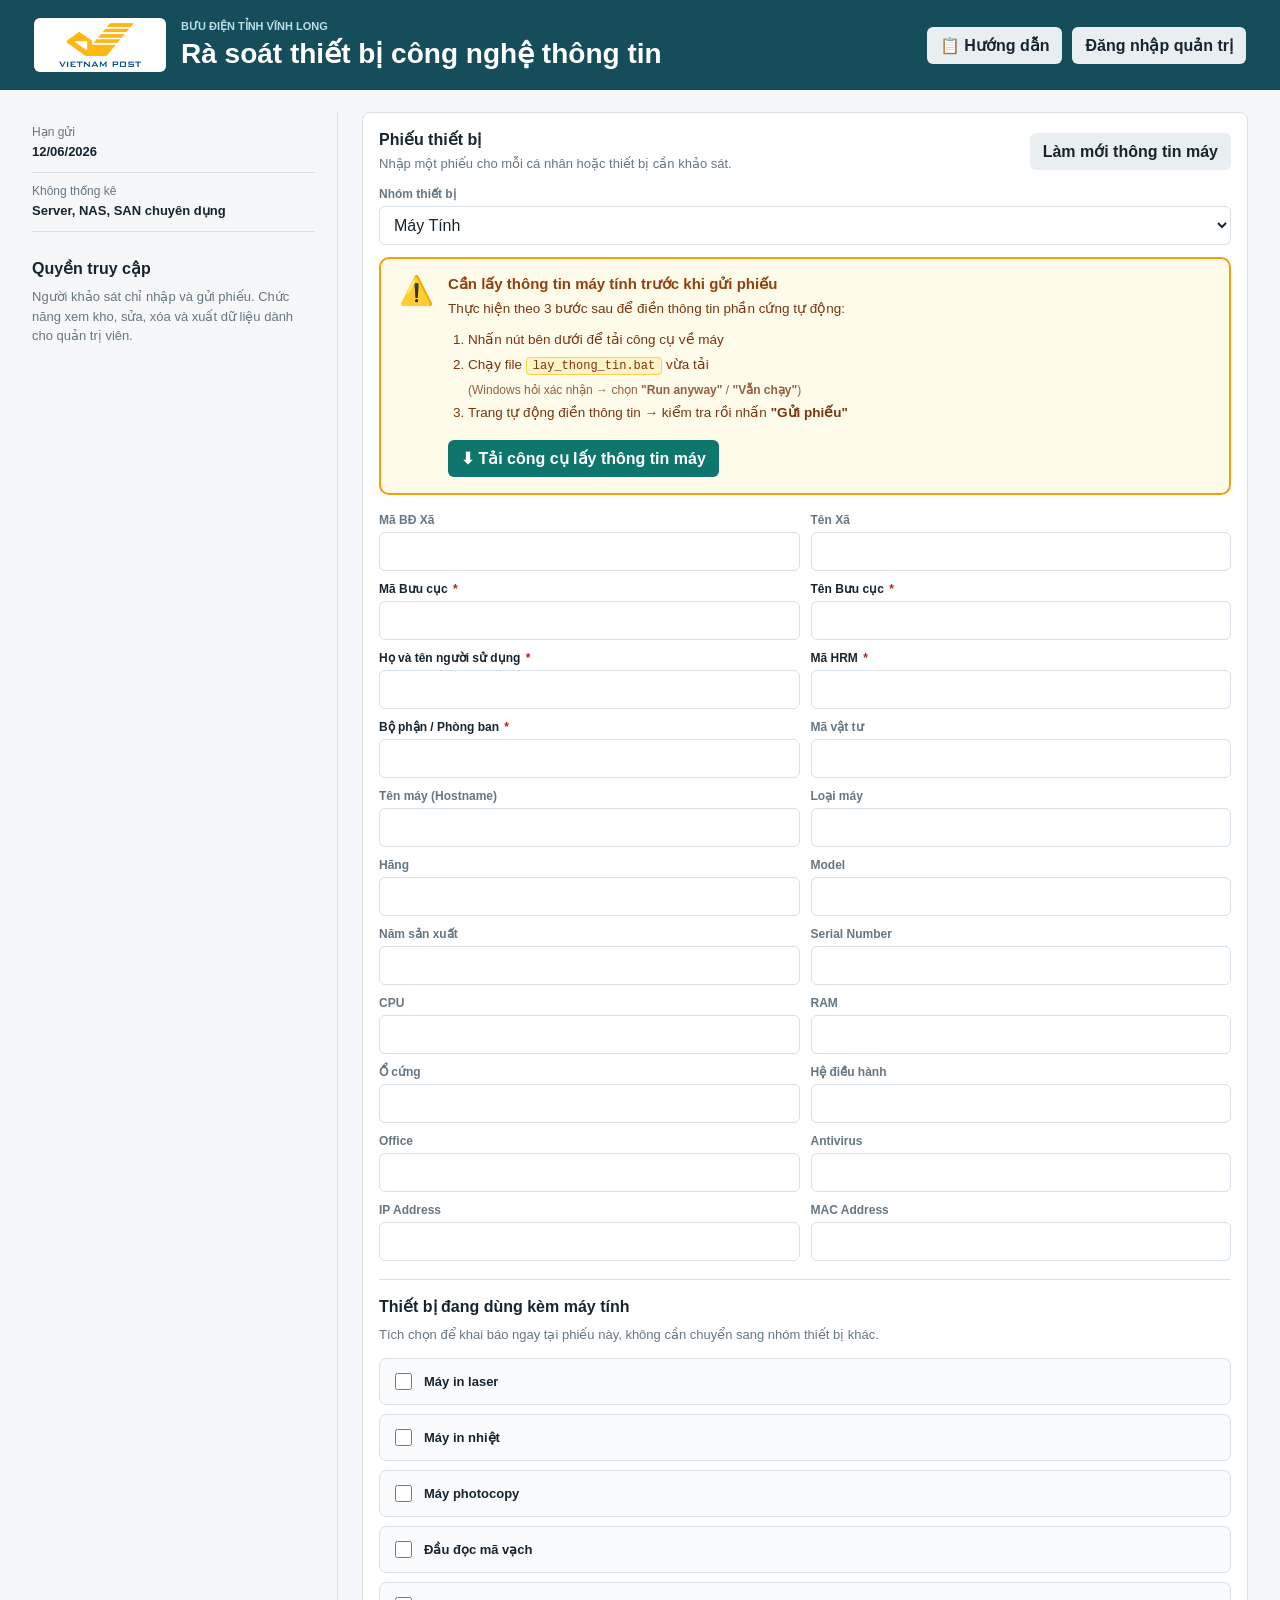
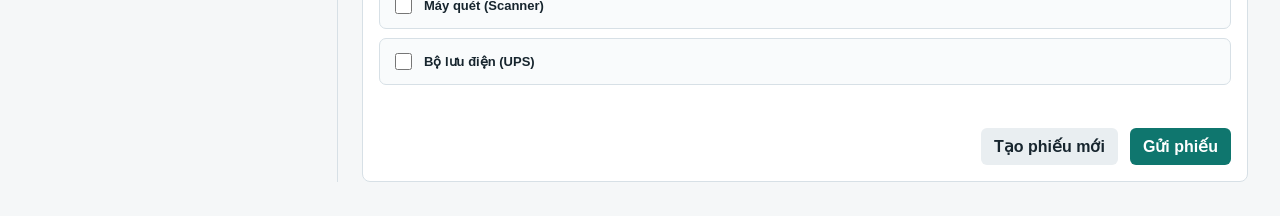
<file: static/index.html>
<!doctype html>
<html lang="vi">
  <head>
    <meta charset="utf-8" />
    <meta name="viewport" content="width=device-width, initial-scale=1" />
    <title>Bưu điện tỉnh Vĩnh Long – Rà soát thiết bị CNTT</title>
    <meta name="description" content="Công cụ rà soát thiết bị CNTT – Bưu điện tỉnh Hà Tĩnh. Nhập phiếu khảo sát máy tính, máy in, thiết bị mạng và các thiết bị CNTT khác." />
    <link rel="stylesheet" href="styles.css" />
    <!-- SheetJS để đọc/ghi Excel phía trình duyệt -->
    <script src="https://cdn.sheetjs.com/xlsx-0.20.3/package/dist/xlsx.full.min.js"></script>
  </head>
  <body>
    <header class="topbar">
      <div class="brand">
        <img src="vnpost-logo.png" alt="Vietnam Post" class="brand-logo" />
        <div>
          <p class="eyebrow">BƯU ĐIỆN TỈNH VĨNH LONG</p>
          <h1>Rà soát thiết bị công nghệ thông tin</h1>
        </div>
      </div>
      <div class="top-actions">
        <a href="huong_dan.html" target="_blank" class="ghost" style="padding:9px 13px;border-radius:6px;font-weight:650;text-decoration:none;background:#e9eef1;color:#17252e">📋 Hướng dẫn</a>
        <button id="btn-admin-login" class="ghost">Đăng nhập quản trị</button>
        <button id="btn-admin-logout" class="ghost is-hidden">Đăng xuất</button>
        <button id="btn-export-json" class="ghost admin-only is-hidden">Xuất JSON</button>
        <button id="btn-export-excel" class="primary admin-only is-hidden">Xuất Excel mẫu</button>
      </div>
    </header>

    <main class="layout">
      <aside class="rail">
        <section>
          <h2></h2>
          <dl class="facts">
            <div><dt>Hạn gửi</dt><dd>12/06/2026</dd></div>
            <div><dt>Không thống kê</dt><dd>Server, NAS, SAN chuyên dụng</dd></div>
         
          </dl>
        </section>
        <section class="admin-only is-hidden">
          <h2>Nhập từ Excel đã điền</h2>
          <label class="drop" for="excel-file">
            <span id="file-name">Chọn file .xlsx</span>
            <small>Đọc các sheet đúng biểu mẫu rà soát</small>
          </label>
          <input id="excel-file" type="file" accept=".xlsx" hidden />
          <button id="btn-import" class="primary block" disabled>Nhập vào kho</button>
          <p id="import-status" class="status"></p>
        </section>
        <section class="admin-only is-hidden">
          <h2>Lọc nhanh</h2>
          <input id="search" class="input" placeholder="Tìm bưu cục, serial, hostname..." />
          <select id="category-filter" class="input"></select>
          <button id="btn-reset" class="danger block">Xóa dữ liệu đang lưu</button>
        </section>
        <section class="access-note">
          <h2>Quyền truy cập</h2>
          <p>Người khảo sát chỉ nhập và gửi phiếu. Chức năng xem kho, sửa, xóa và xuất dữ liệu dành cho quản trị viên.</p>
        </section>
      </aside>

      <section class="workspace">
        <form id="record-form" class="form-panel">
          <div class="form-head">
            <div>
              <h2>Phiếu thiết bị</h2>
              <p id="form-hint">Nhập một phiếu cho mỗi cá nhân hoặc thiết bị cần khảo sát.</p>
            </div>
            <button type="button" id="btn-local-info" class="ghost">Làm mới thông tin máy</button>
          </div>
          <div class="form-row">
            <label>
              <span>Nhóm thiết bị</span>
              <select id="category" class="input" required></select>
            </label>
          </div>
          <!-- Banner cảnh báo chưa lấy thông tin máy – chỉ hiện với nhóm Máy Tính -->
          <div id="machine-info-banner" class="mib is-hidden" role="alert">
            <div class="mib-icon">⚠️</div>
            <div class="mib-body">
              <strong>Cần lấy thông tin máy tính trước khi gửi phiếu</strong>
              <p>Thực hiện theo 3 bước sau để điền thông tin phần cứng tự động:</p>
              <ol class="mib-steps">
                <li>Nhấn nút bên dưới để tải công cụ về máy</li>
                <li>Chạy file <code>lay_thong_tin.bat</code> vừa tải<br>
                    <small>(Windows hỏi xác nhận → chọn <em>"Run anyway"</em> / <em>"Vẫn chạy"</em>)</small></li>
                <li>Trang tự động điền thông tin → kiểm tra rồi nhấn <strong>"Gửi phiếu"</strong></li>
              </ol>
              <button type="button" id="btn-mib-download" class="primary">⬇ Tải công cụ lấy thông tin máy</button>
            </div>
          </div>
          <div id="dynamic-fields" class="fields"></div>
          <section id="attachment-section" class="attachment-section is-hidden">
            <div class="attachment-heading">
              <h2>Thiết bị đang dùng kèm máy tính</h2>
              <p>Tích chọn để khai báo ngay tại phiếu này, không cần chuyển sang nhóm thiết bị khác.</p>
            </div>
            <div id="attachment-options" class="attachment-options"></div>
          </section>
          <p id="form-status" class="status form-status"></p>
          <div class="form-actions">
            <button type="button" id="btn-new" class="ghost">Tạo phiếu mới</button>
            <button type="submit" class="primary">Gửi phiếu</button>
          </div>
        </form>

        <section id="admin-dashboard" class="admin-only is-hidden admin-dashboard">
          <section class="kpis" id="kpis"></section>
          <section class="list-panel">
            <div class="section-head">
              <h2>Dữ liệu đã ghi nhận</h2>
              <span id="record-count">0 bản ghi</span>
            </div>
            <div class="table-wrap">
              <table>
                <thead>
                  <tr>
                    <th>Nhóm</th>
                    <th>Bưu cục/Bộ phận</th>
                    <th>Tài sản</th>
                    <th>Định danh</th>
                    <th>Tình trạng</th>
                    <th></th>
                  </tr>
                </thead>
                <tbody id="record-body"></tbody>
              </table>
            </div>
          </section>
          <section class="analysis">
            <div>
              <h2>Thống kê theo nhóm</h2>
              <div id="category-bars" class="bars"></div>
            </div>
            <div>
              <h2>Đơn vị có nhiều thiết bị</h2>
              <div id="unit-bars" class="bars"></div>
            </div>
            <div>
              <h2>Tình trạng thiết bị</h2>
              <div id="status-bars" class="bars"></div>
            </div>
          </section>
        </section>
      </section>
    </main>

    <!-- Dialog đăng nhập quản trị bằng GitHub Personal Access Token -->
    <dialog id="admin-dialog" class="admin-dialog">
      <form id="admin-login-form" method="dialog">
        <div class="dialog-head">
          <h2>Đăng nhập quản trị</h2>
          <button type="button" id="btn-close-dialog" class="icon-button" aria-label="Đóng">×</button>
        </div>
        <label>
          <span>GitHub Personal Access Token</span>
          <input id="admin-password" class="input" type="password"
                 placeholder="github_pat_..." autocomplete="current-password" required />
        </label>
        <small style="color:var(--text-muted,#888);display:block;margin-top:4px">
          Tạo tại GitHub → Settings → Developer settings → Fine-grained tokens.<br>
          Cấp quyền <strong>Contents: Read &amp; Write</strong> cho repo Check_thiet_bi.
        </small>
        <label style="display:flex;align-items:center;gap:8px;margin-top:12px;cursor:pointer">
          <input type="checkbox" id="chk-save-write-token" checked />
          <span style="font-size:0.9em">Lưu token trên máy này để nhân viên có thể gửi phiếu</span>
        </label>
        <p id="admin-login-status" class="status"></p>
        <button type="submit" class="primary block">Đăng nhập</button>
      </form>
    </dialog>

    <script src="github-config.js"></script>
    <script src="app.js"></script>
  </body>
</html>
</file>
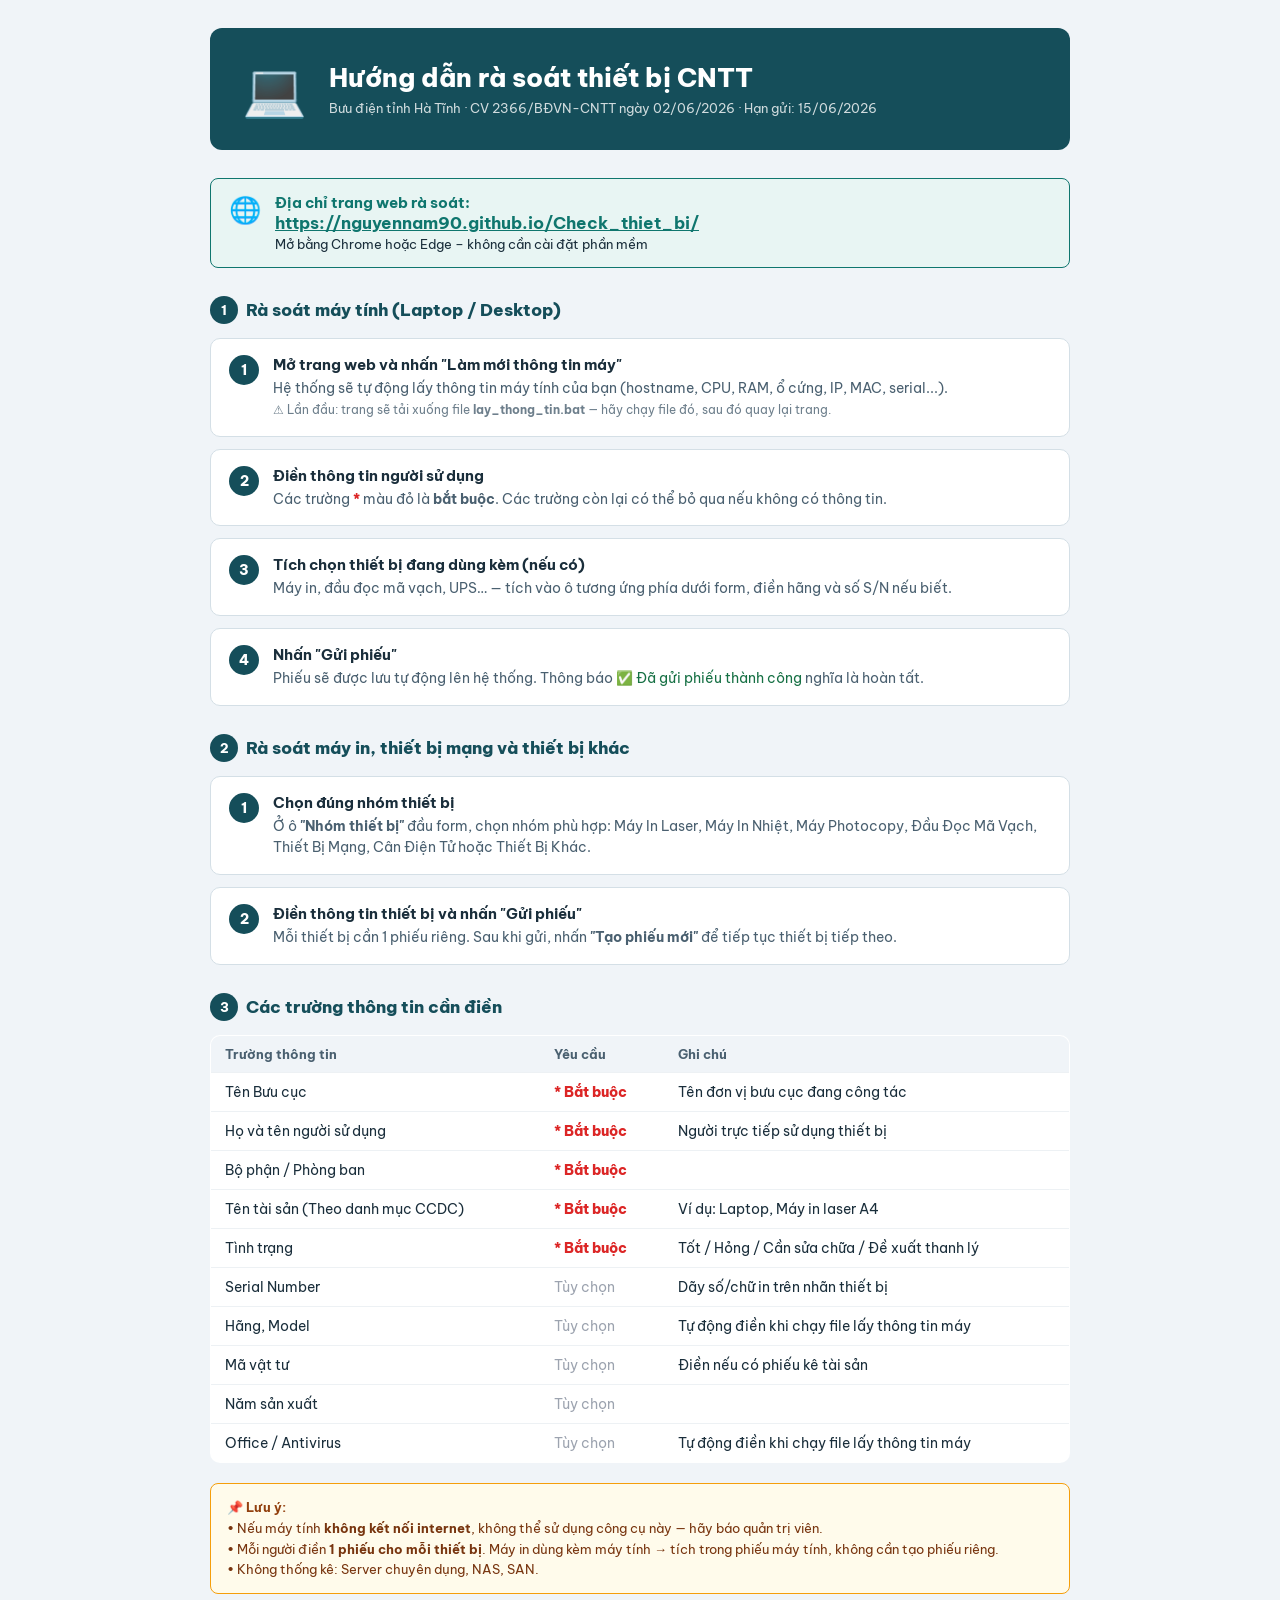
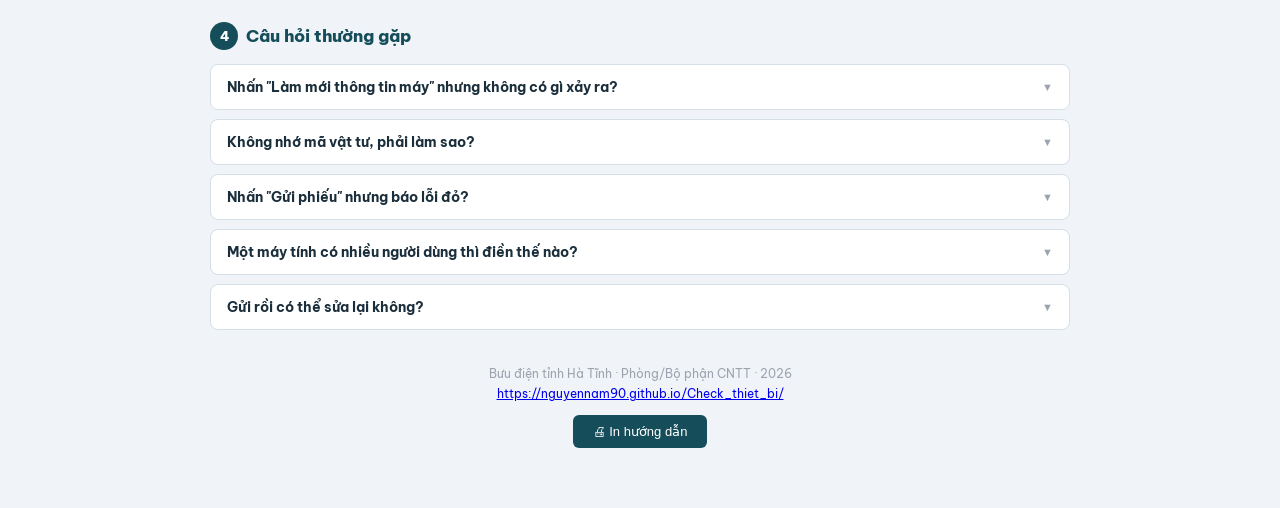
<file: static/huong_dan.html>
<!DOCTYPE html>
<html lang="vi">
<head>
<meta charset="utf-8"/>
<meta name="viewport" content="width=device-width,initial-scale=1"/>
<title>Hướng dẫn rà soát thiết bị CNTT – Bưu điện tỉnh Hà Tĩnh</title>
<style>
  @import url('https://fonts.googleapis.com/css2?family=Be+Vietnam+Pro:wght@400;600;700;800&display=swap');
  *{box-sizing:border-box;margin:0;padding:0}
  body{font-family:'Be Vietnam Pro',Arial,sans-serif;background:#f0f4f8;color:#1a2e3b;font-size:15px}
  .page{max-width:900px;margin:0 auto;padding:28px 20px 60px}

  /* Header */
  .hdr{background:#154e5a;color:#fff;border-radius:12px;padding:28px 32px;margin-bottom:28px;display:flex;align-items:center;gap:22px}
  .hdr-icon{font-size:52px;flex:0 0 auto}
  .hdr h1{font-size:26px;font-weight:800;line-height:1.2}
  .hdr p{margin-top:6px;opacity:.8;font-size:13px}

  /* Alert box */
  .alert{border-radius:8px;padding:14px 18px;margin-bottom:22px;display:flex;gap:14px;align-items:flex-start}
  .alert-url{background:#e8f5f3;border:1.5px solid #0f766e}
  .alert-url .icon{font-size:26px}
  .alert-url strong{color:#0f766e;font-size:15px}
  .alert-url a{color:#0f766e;font-weight:700;font-size:17px;word-break:break-all}

  /* Steps */
  h2{font-size:17px;font-weight:800;margin:28px 0 14px;color:#154e5a;display:flex;align-items:center;gap:8px}
  h2::before{content:attr(data-n);display:inline-flex;align-items:center;justify-content:center;
    width:28px;height:28px;border-radius:50%;background:#154e5a;color:#fff;font-size:13px;flex:0 0 auto}

  .steps{display:grid;gap:12px}
  .step{background:#fff;border:1px solid #d4dfe6;border-radius:10px;padding:16px 18px;
        display:flex;align-items:flex-start;gap:14px}
  .step-num{flex:0 0 auto;width:30px;height:30px;border-radius:50%;background:#154e5a;
             color:#fff;font-weight:800;font-size:14px;display:flex;align-items:center;justify-content:center}
  .step-body strong{font-size:15px;font-weight:700;display:block;margin-bottom:4px}
  .step-body p,.step-body small{color:#4a6070;font-size:13.5px;line-height:1.55}
  .step-body small{font-size:12px;opacity:.8}

  /* Required table */
  table{width:100%;border-collapse:collapse;background:#fff;border-radius:10px;overflow:hidden;
        border:1px solid #d4dfe6;margin-top:4px}
  th{background:#f0f4f8;padding:10px 14px;text-align:left;font-size:13px;color:#4a6070}
  td{padding:10px 14px;border-top:1px solid #edf1f4;font-size:13.5px;vertical-align:top}
  .req{color:#dc2626;font-weight:800} /* bắt buộc */
  .opt{color:#9ca3af}               /* tùy chọn */

  /* Note */
  .note{background:#fffbeb;border:1.5px solid #f59e0b;border-radius:8px;padding:13px 16px;
        margin-top:20px;font-size:13px;line-height:1.6;color:#78350f}
  .note strong{color:#92400e}

  /* FAQ */
  details{background:#fff;border:1px solid #d4dfe6;border-radius:8px;margin-bottom:9px;overflow:hidden}
  summary{padding:13px 16px;font-weight:700;cursor:pointer;font-size:14px;list-style:none;
          display:flex;justify-content:space-between;align-items:center}
  summary::after{content:'▼';font-size:11px;color:#9ca3af}
  details[open] summary::after{content:'▲'}
  details p{padding:4px 16px 14px;color:#4a6070;font-size:13.5px;line-height:1.6}

  /* Footer */
  .footer{margin-top:36px;text-align:center;font-size:12px;color:#9ca3af}

  @media print{body{background:#fff}.page{padding:0}
    .hdr{border-radius:0}.no-print{display:none}}
</style>
</head>
<body>
<div class="page">

  <!-- Header -->
  <div class="hdr">
    <div class="hdr-icon">💻</div>
    <div>
      <h1>Hướng dẫn rà soát thiết bị CNTT</h1>
      <p>Bưu điện tỉnh Hà Tĩnh · CV 2366/BĐVN-CNTT ngày 02/06/2026 · Hạn gửi: 15/06/2026</p>
    </div>
  </div>

  <!-- URL Box -->
  <div class="alert alert-url">
    <div class="icon">🌐</div>
    <div>
      <strong>Địa chỉ trang web rà soát:</strong><br>
      <a href="https://nguyennam90.github.io/Check_thiet_bi/" target="_blank">
        https://nguyennam90.github.io/Check_thiet_bi/
      </a><br>
      <small>Mở bằng Chrome hoặc Edge – không cần cài đặt phần mềm</small>
    </div>
  </div>

  <!-- PHẦN 1: Máy tính -->
  <h2 data-n="1">Rà soát máy tính (Laptop / Desktop)</h2>
  <div class="steps">

    <div class="step">
      <div class="step-num">1</div>
      <div class="step-body">
        <strong>Mở trang web và nhấn "Làm mới thông tin máy"</strong>
        <p>Hệ thống sẽ tự động lấy thông tin máy tính của bạn (hostname, CPU, RAM, ổ cứng, IP, MAC, serial...).</p>
        <small>⚠ Lần đầu: trang sẽ tải xuống file <b>lay_thong_tin.bat</b> — hãy chạy file đó, sau đó quay lại trang.</small>
      </div>
    </div>

    <div class="step">
      <div class="step-num">2</div>
      <div class="step-body">
        <strong>Điền thông tin người sử dụng</strong>
        <p>Các trường <span class="req">*</span> màu đỏ là <b>bắt buộc</b>. Các trường còn lại có thể bỏ qua nếu không có thông tin.</p>
      </div>
    </div>

    <div class="step">
      <div class="step-num">3</div>
      <div class="step-body">
        <strong>Tích chọn thiết bị đang dùng kèm (nếu có)</strong>
        <p>Máy in, đầu đọc mã vạch, UPS… — tích vào ô tương ứng phía dưới form, điền hãng và số S/N nếu biết.</p>
      </div>
    </div>

    <div class="step">
      <div class="step-num">4</div>
      <div class="step-body">
        <strong>Nhấn "Gửi phiếu"</strong>
        <p>Phiếu sẽ được lưu tự động lên hệ thống. Thông báo <span style="color:#167044">✅ Đã gửi phiếu thành công</span> nghĩa là hoàn tất.</p>
      </div>
    </div>

  </div>

  <!-- PHẦN 2: Thiết bị khác -->
  <h2 data-n="2">Rà soát máy in, thiết bị mạng và thiết bị khác</h2>
  <div class="steps">

    <div class="step">
      <div class="step-num">1</div>
      <div class="step-body">
        <strong>Chọn đúng nhóm thiết bị</strong>
        <p>Ở ô <b>"Nhóm thiết bị"</b> đầu form, chọn nhóm phù hợp: Máy In Laser, Máy In Nhiệt, Máy Photocopy, Đầu Đọc Mã Vạch, Thiết Bị Mạng, Cân Điện Tử hoặc Thiết Bị Khác.</p>
      </div>
    </div>

    <div class="step">
      <div class="step-num">2</div>
      <div class="step-body">
        <strong>Điền thông tin thiết bị và nhấn "Gửi phiếu"</strong>
        <p>Mỗi thiết bị cần 1 phiếu riêng. Sau khi gửi, nhấn <b>"Tạo phiếu mới"</b> để tiếp tục thiết bị tiếp theo.</p>
      </div>
    </div>

  </div>

  <!-- Bảng trường bắt buộc -->
  <h2 data-n="3">Các trường thông tin cần điền</h2>
  <table>
    <tr><th>Trường thông tin</th><th>Yêu cầu</th><th>Ghi chú</th></tr>
    <tr><td>Tên Bưu cục</td><td><span class="req">* Bắt buộc</span></td><td>Tên đơn vị bưu cục đang công tác</td></tr>
    <tr><td>Họ và tên người sử dụng</td><td><span class="req">* Bắt buộc</span></td><td>Người trực tiếp sử dụng thiết bị</td></tr>
    <tr><td>Bộ phận / Phòng ban</td><td><span class="req">* Bắt buộc</span></td><td></td></tr>
    <tr><td>Tên tài sản (Theo danh mục CCDC)</td><td><span class="req">* Bắt buộc</span></td><td>Ví dụ: Laptop, Máy in laser A4</td></tr>
    <tr><td>Tình trạng</td><td><span class="req">* Bắt buộc</span></td><td>Tốt / Hỏng / Cần sửa chữa / Đề xuất thanh lý</td></tr>
    <tr><td>Serial Number</td><td><span class="opt">Tùy chọn</span></td><td>Dãy số/chữ in trên nhãn thiết bị</td></tr>
    <tr><td>Hãng, Model</td><td><span class="opt">Tùy chọn</span></td><td>Tự động điền khi chạy file lấy thông tin máy</td></tr>
    <tr><td>Mã vật tư</td><td><span class="opt">Tùy chọn</span></td><td>Điền nếu có phiếu kê tài sản</td></tr>
    <tr><td>Năm sản xuất</td><td><span class="opt">Tùy chọn</span></td><td></td></tr>
    <tr><td>Office / Antivirus</td><td><span class="opt">Tùy chọn</span></td><td>Tự động điền khi chạy file lấy thông tin máy</td></tr>
  </table>

  <!-- Lưu ý -->
  <div class="note">
    <strong>📌 Lưu ý:</strong><br>
    • Nếu máy tính <b>không kết nối internet</b>, không thể sử dụng công cụ này — hãy báo quản trị viên.<br>
    • Mỗi người điền <b>1 phiếu cho mỗi thiết bị</b>. Máy in dùng kèm máy tính → tích trong phiếu máy tính, không cần tạo phiếu riêng.<br>
    • Không thống kê: Server chuyên dụng, NAS, SAN.
  </div>

  <!-- FAQ -->
  <h2 data-n="4">Câu hỏi thường gặp</h2>

  <details>
    <summary>Nhấn "Làm mới thông tin máy" nhưng không có gì xảy ra?</summary>
    <p>Trang sẽ tải xuống file <b>lay_thong_tin.bat</b>. Hãy mở thư mục Downloads, chạy file đó. Nếu Windows hỏi xác nhận, chọn <b>"Run anyway"</b>. Sau khi chạy xong, quay lại trang và nhấn nút một lần nữa.</p>
  </details>

  <details>
    <summary>Không nhớ mã vật tư, phải làm sao?</summary>
    <p>Trường <b>Mã vật tư</b> <b>không bắt buộc</b>. Bạn có thể để trống và tiếp tục gửi phiếu bình thường.</p>
  </details>

  <details>
    <summary>Nhấn "Gửi phiếu" nhưng báo lỗi đỏ?</summary>
    <p>Kiểm tra lại các trường có dấu <span class="req">*</span> — đảm bảo đã điền đầy đủ. Nếu vẫn lỗi, liên hệ quản trị viên để kiểm tra token ghi dữ liệu.</p>
  </details>

  <details>
    <summary>Một máy tính có nhiều người dùng thì điền thế nào?</summary>
    <p>Chỉ điền thông tin người <b>chính</b> đang sử dụng máy hiện tại. Nếu máy dùng chung nhưng không có người phụ trách, ghi <b>"Dùng chung"</b> ở ô Họ và tên.</p>
  </details>

  <details>
    <summary>Gửi rồi có thể sửa lại không?</summary>
    <p>Liên hệ quản trị viên CNTT để được sửa phiếu đã gửi.</p>
  </details>

  <!-- Footer -->
  <div class="footer no-print">
    <p>Bưu điện tỉnh Hà Tĩnh · Phòng/Bộ phận CNTT · 2026</p>
    <p style="margin-top:5px"><a href="https://nguyennam90.github.io/Check_thiet_bi/" target="_blank">https://nguyennam90.github.io/Check_thiet_bi/</a></p>
    <button onclick="window.print()" style="margin-top:14px;padding:9px 20px;background:#154e5a;color:#fff;border:0;border-radius:6px;cursor:pointer;font-size:13px">🖨 In hướng dẫn</button>
  </div>

</div>
</body>
</html>
</file>
<file: static/styles.css>
:root {
  --ink: #17252e;
  --muted: #667782;
  --line: #d7e0e6;
  --canvas: #f5f7f8;
  --surface: #ffffff;
  --primary: #0f766e;
  --primary-dark: #115e59;
  --danger: #b42318;
  --warning: #b45309;
  --good: #167044;
  --soft: #e7f5f3;
  font-family: "Segoe UI", Arial, sans-serif;
  color: var(--ink);
  background: var(--canvas);
}

* {
  box-sizing: border-box;
}

body {
  margin: 0;
  min-width: 320px;
}

button,
input,
select,
textarea {
  font: inherit;
}

button {
  border: 0;
  border-radius: 6px;
  padding: 9px 13px;
  font-weight: 650;
  cursor: pointer;
}

button:disabled {
  opacity: 0.45;
  cursor: not-allowed;
}

.primary {
  background: var(--primary);
  color: white;
}

.primary:hover {
  background: var(--primary-dark);
}

.ghost {
  background: #e9eef1;
  color: var(--ink);
}

.danger {
  background: #fee4e2;
  color: var(--danger);
}

.block {
  width: 100%;
}

.topbar {
  min-height: 78px;
  padding: 18px clamp(18px, 3vw, 34px);
  display: flex;
  align-items: center;
  justify-content: space-between;
  gap: 18px;
  background: #154e5a;
  color: #fff;
}

.brand {
  display: flex;
  align-items: center;
  gap: 15px;
  min-width: 0;
}

.brand-logo {
  width: 132px;
  height: 54px;
  object-fit: contain;
  flex: 0 0 auto;
  border-radius: 6px;
  padding: 5px 8px;
  background: #fff;
}

h1,
h2 {
  margin: 0;
  letter-spacing: 0;
}

h1 {
  font-size: clamp(20px, 2.2vw, 28px);
  line-height: 1.2;
}

h2 {
  font-size: 16px;
  line-height: 1.35;
}

.eyebrow {
  margin: 0 0 4px;
  color: #b9dfe4;
  text-transform: uppercase;
  font-size: 11px;
  font-weight: 800;
  letter-spacing: 0;
}

.top-actions {
  display: flex;
  gap: 10px;
  flex-wrap: wrap;
  justify-content: flex-end;
}

.is-hidden {
  display: none !important;
}

.layout {
  max-width: 1540px;
  margin: 0 auto;
  padding: 22px clamp(14px, 2.6vw, 32px) 34px;
  display: grid;
  grid-template-columns: 306px minmax(0, 1fr);
  gap: 24px;
}

.rail {
  border-right: 1px solid var(--line);
  padding-right: 22px;
  display: flex;
  flex-direction: column;
  gap: 26px;
}

.facts {
  margin: 13px 0 0;
  display: grid;
  gap: 11px;
}

.facts div {
  border-bottom: 1px solid var(--line);
  padding-bottom: 10px;
}

.facts dt {
  color: var(--muted);
  font-size: 12px;
}

.facts dd {
  margin: 4px 0 0;
  font-size: 13px;
  font-weight: 650;
  line-height: 1.45;
}

.drop {
  margin: 12px 0 10px;
  min-height: 92px;
  border: 1px dashed #93a7b0;
  border-radius: 8px;
  background: var(--surface);
  display: grid;
  align-content: center;
  gap: 5px;
  padding: 15px;
  cursor: pointer;
}

.drop span {
  font-weight: 700;
  overflow-wrap: anywhere;
}

.drop small,
.status,
#form-hint {
  color: var(--muted);
  line-height: 1.45;
}

.status {
  min-height: 20px;
  margin: 8px 0 0;
  font-size: 13px;
}

.form-status {
  font-weight: 650;
}

.form-status.is-success {
  color: var(--good);
}

.form-status.is-error {
  color: var(--danger);
}

/* ── Trường bắt buộc & validation ── */
.req-mark {
  display: inline !important;  /* Ghi đè label span { display:block } */
  color: var(--danger);
  font-weight: 800;
  margin-left: 2px;
  vertical-align: baseline;
}

label.is-required > span {
  color: var(--ink);
}

.input-error {
  border-color: var(--danger) !important;
  background: #fff5f5 !important;
  outline: 2px solid #fee2e2;
}

.input-error:focus {
  outline-color: var(--danger);
}


.input {
  width: 100%;
  min-height: 39px;
  border: 1px solid var(--line);
  border-radius: 6px;
  background: var(--surface);
  padding: 8px 10px;
  color: var(--ink);
}

.rail .input {
  margin-bottom: 9px;
}

.workspace {
  min-width: 0;
  display: grid;
  gap: 18px;
}

.access-note p,
.attachment-heading p {
  margin: 8px 0 0;
  color: var(--muted);
  font-size: 13px;
  line-height: 1.5;
}

.kpis {
  display: grid;
  grid-template-columns: repeat(6, minmax(120px, 1fr));
  gap: 10px;
}

.kpi {
  background: var(--surface);
  border: 1px solid var(--line);
  border-radius: 8px;
  padding: 12px 13px;
}

.kpi span {
  display: block;
  color: var(--muted);
  font-size: 12px;
  line-height: 1.3;
}

.kpi strong {
  display: block;
  margin-top: 6px;
  font-size: 22px;
  line-height: 1.1;
}

.kpi.warn strong {
  color: var(--warning);
}

.kpi.bad strong {
  color: var(--danger);
}

.entry-grid {
  display: grid;
  grid-template-columns: minmax(360px, 0.9fr) minmax(420px, 1.1fr);
  gap: 18px;
  align-items: start;
}

.form-panel,
.list-panel,
.analysis > div {
  background: var(--surface);
  border: 1px solid var(--line);
  border-radius: 8px;
}

.form-panel {
  padding: 16px;
  max-width: 1080px;
}

.form-head,
.section-head,
.form-actions {
  display: flex;
  align-items: center;
  justify-content: space-between;
  gap: 12px;
}

.form-head {
  margin-bottom: 14px;
}

.form-head p {
  margin: 4px 0 0;
  font-size: 13px;
}

.form-row {
  margin-bottom: 12px;
}

label span {
  display: block;
  margin-bottom: 5px;
  color: var(--muted);
  font-size: 12px;
  font-weight: 650;
}

.fields {
  display: grid;
  grid-template-columns: repeat(2, minmax(0, 1fr));
  gap: 11px;
}

.fields label.is-wide {
  grid-column: 1 / -1;
}

textarea.input {
  min-height: 72px;
  resize: vertical;
}

.form-actions {
  margin-top: 15px;
  justify-content: flex-end;
}

.attachment-section {
  margin-top: 18px;
  border-top: 1px solid var(--line);
  padding-top: 16px;
}

.attachment-options {
  margin-top: 13px;
  display: grid;
  gap: 9px;
}

.attachment-item {
  border: 1px solid var(--line);
  border-radius: 7px;
  background: #f9fbfc;
  padding: 11px;
}

.attachment-toggle {
  display: flex;
  align-items: center;
  gap: 9px;
  font-weight: 700;
  cursor: pointer;
}

.attachment-toggle input {
  width: 17px;
  height: 17px;
  accent-color: var(--primary);
}

.attachment-toggle span {
  margin: 0;
  color: var(--ink);
  font-size: 13px;
}

.attachment-fields {
  margin-top: 10px;
  display: grid;
  grid-template-columns: minmax(0, 1fr) minmax(180px, 0.55fr);
  gap: 10px;
}

.admin-dashboard {
  display: grid;
  gap: 18px;
}

.list-panel {
  min-width: 0;
  overflow: hidden;
}

.section-head {
  padding: 14px 15px;
  border-bottom: 1px solid var(--line);
}

.section-head span {
  color: var(--muted);
  font-size: 13px;
}

.table-wrap {
  overflow: auto;
  max-height: 646px;
}

table {
  width: 100%;
  border-collapse: collapse;
  min-width: 760px;
}

th,
td {
  border-bottom: 1px solid var(--line);
  padding: 9px 10px;
  text-align: left;
  vertical-align: top;
  font-size: 13px;
  line-height: 1.35;
}

th {
  position: sticky;
  top: 0;
  z-index: 1;
  background: #eef4f6;
  color: #41545f;
  font-weight: 750;
}

td:last-child {
  width: 112px;
  white-space: nowrap;
}

.row-actions {
  display: flex;
  gap: 6px;
}

.row-actions button {
  padding: 6px 8px;
  font-size: 12px;
}

.pill {
  display: inline-flex;
  align-items: center;
  border-radius: 999px;
  padding: 3px 8px;
  background: var(--soft);
  color: #155e75;
  font-size: 12px;
  font-weight: 700;
}

.analysis {
  display: grid;
  grid-template-columns: repeat(3, minmax(0, 1fr));
  gap: 18px;
}

.analysis > div {
  padding: 15px;
}

.bars {
  margin-top: 12px;
  display: grid;
  gap: 9px;
}

.bar-row {
  display: grid;
  grid-template-columns: minmax(95px, 1fr) 56px;
  gap: 9px;
  align-items: center;
}

.bar-label {
  min-width: 0;
  overflow: hidden;
  text-overflow: ellipsis;
  white-space: nowrap;
  color: var(--muted);
  font-size: 12px;
}

.bar-track {
  grid-column: 1 / -1;
  height: 8px;
  border-radius: 999px;
  background: #e5ebef;
  overflow: hidden;
}

.bar-fill {
  height: 100%;
  min-width: 2px;
  background: var(--primary);
}

.admin-dialog {
  width: min(390px, calc(100vw - 28px));
  border: 0;
  border-radius: 8px;
  padding: 0;
  box-shadow: 0 22px 70px rgba(23, 37, 46, 0.28);
}

.admin-dialog::backdrop {
  background: rgba(17, 34, 43, 0.58);
}

.admin-dialog form {
  padding: 18px;
}

.dialog-head {
  margin-bottom: 16px;
  display: flex;
  align-items: center;
  justify-content: space-between;
  gap: 12px;
}

.icon-button {
  width: 34px;
  height: 34px;
  padding: 0;
  border-radius: 50%;
  background: #edf1f3;
  color: var(--ink);
  font-size: 22px;
  line-height: 1;
}

@media (max-width: 1180px) {
  .layout,
  .entry-grid,
  .analysis {
    grid-template-columns: 1fr;
  }

  .rail {
    border-right: 0;
    padding-right: 0;
    border-bottom: 1px solid var(--line);
    padding-bottom: 18px;
  }

  .kpis {
    grid-template-columns: repeat(3, minmax(120px, 1fr));
  }

  .form-panel {
    max-width: none;
  }
}

@media (max-width: 720px) {
  .topbar,
  .form-head,
  .section-head {
    align-items: flex-start;
    flex-direction: column;
  }

  .kpis,
  .fields,
  .attachment-fields {
    grid-template-columns: 1fr;
  }

  .top-actions,
  .top-actions button {
    width: 100%;
  }

  .brand {
    align-items: flex-start;
  }

  .brand-logo {
    width: 96px;
    height: 46px;
  }
}

/* ── Banner yêu cầu lấy thông tin máy (Machine Info Banner) ──────────────── */

.mib {
  background: #fffbeb;
  border: 2px solid #f59e0b;
  border-radius: 10px;
  padding: 16px 18px;
  margin-bottom: 18px;
  display: flex;
  align-items: flex-start;
  gap: 14px;
  animation: mib-in 0.25s ease;
}

@keyframes mib-in {
  from { opacity: 0; transform: translateY(-6px); }
  to   { opacity: 1; transform: translateY(0); }
}

.mib-icon {
  font-size: 28px;
  flex: 0 0 auto;
  line-height: 1;
  margin-top: 2px;
}

.mib-body > strong {
  display: block;
  font-size: 15px;
  color: #92400e;
  font-weight: 700;
}

.mib-body > p {
  margin: 6px 0 8px;
  color: #78350f;
  font-size: 13.5px;
  line-height: 1.5;
}

.mib-steps {
  margin: 0 0 14px 20px;
  padding: 0;
  color: #78350f;
  font-size: 13.5px;
  line-height: 1.85;
}

.mib-steps code {
  background: #fef3c7;
  border: 1px solid #fcd34d;
  padding: 1px 6px;
  border-radius: 4px;
  font-family: monospace;
  font-size: 12px;
}

.mib-steps small {
  display: block;
  font-size: 12px;
  opacity: 0.78;
  margin-top: 1px;
}

.mib-steps em {
  font-style: normal;
  font-weight: 600;
}
</file>
